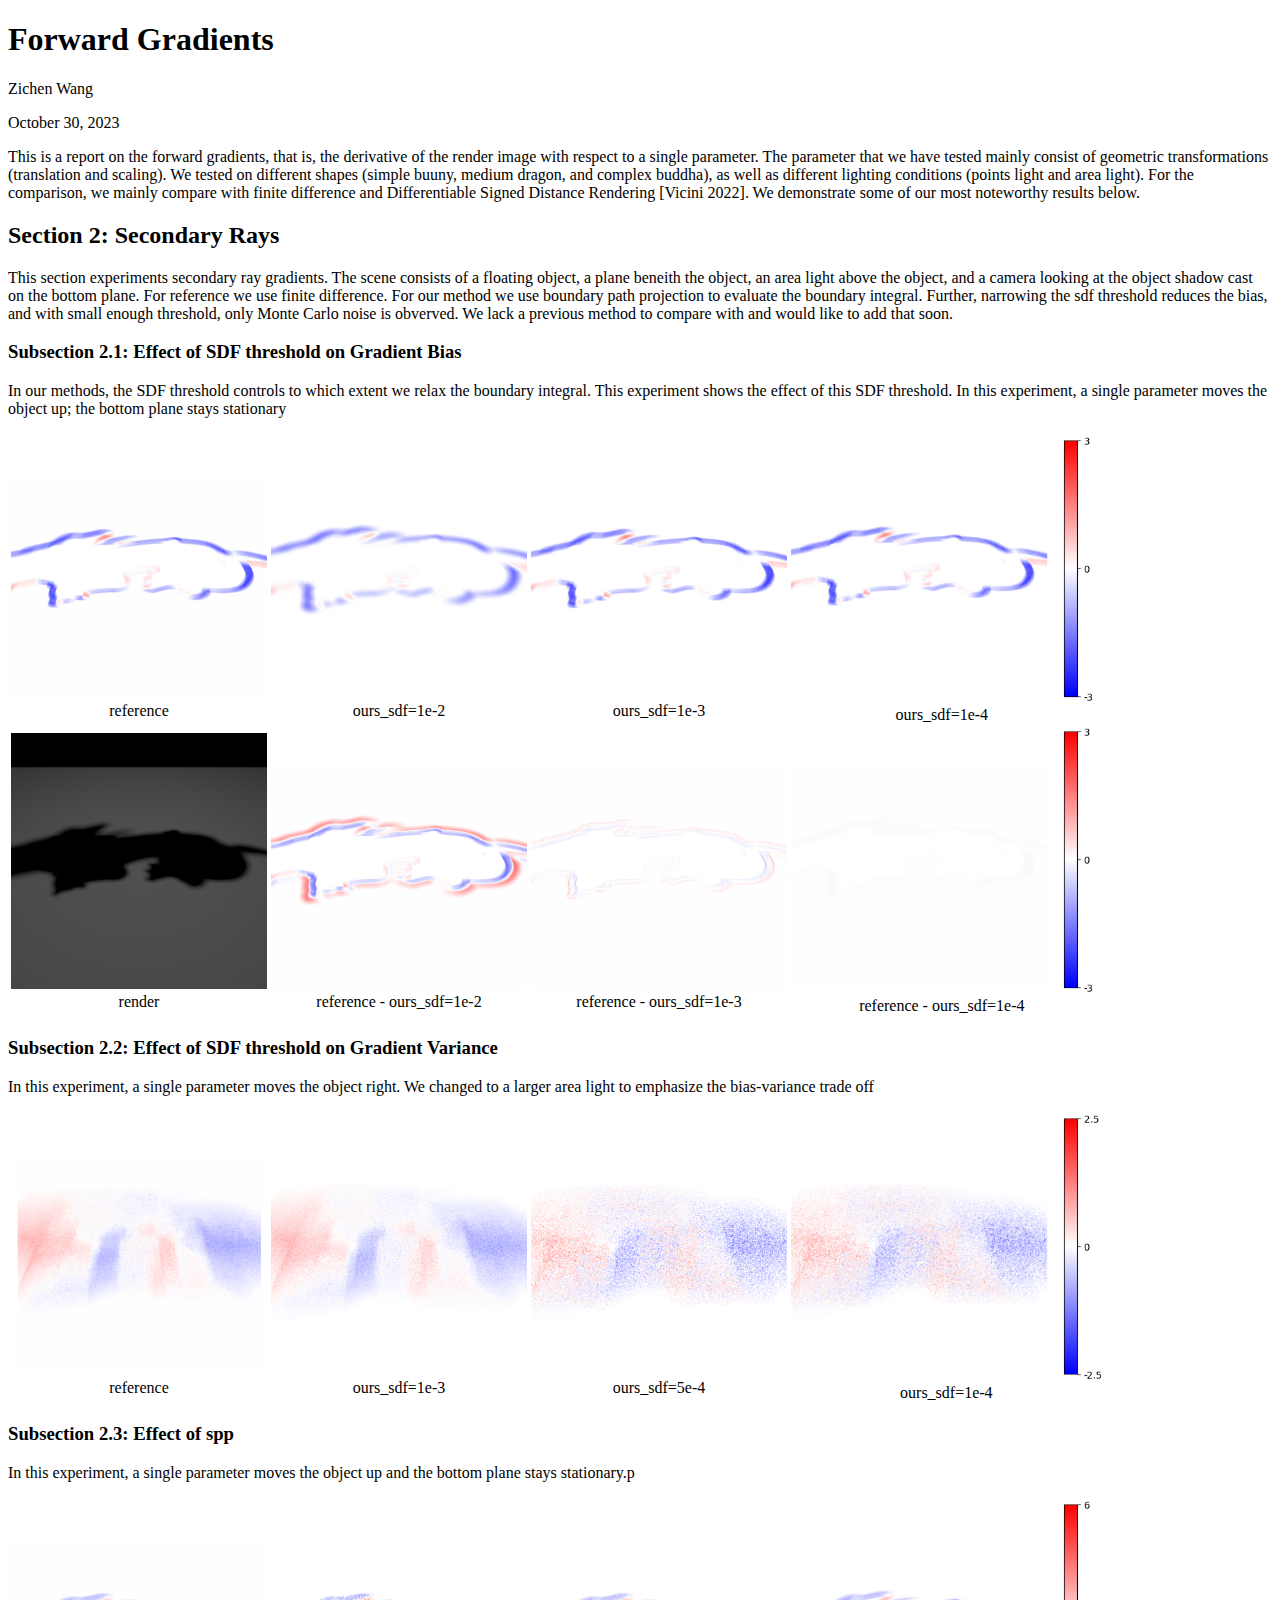
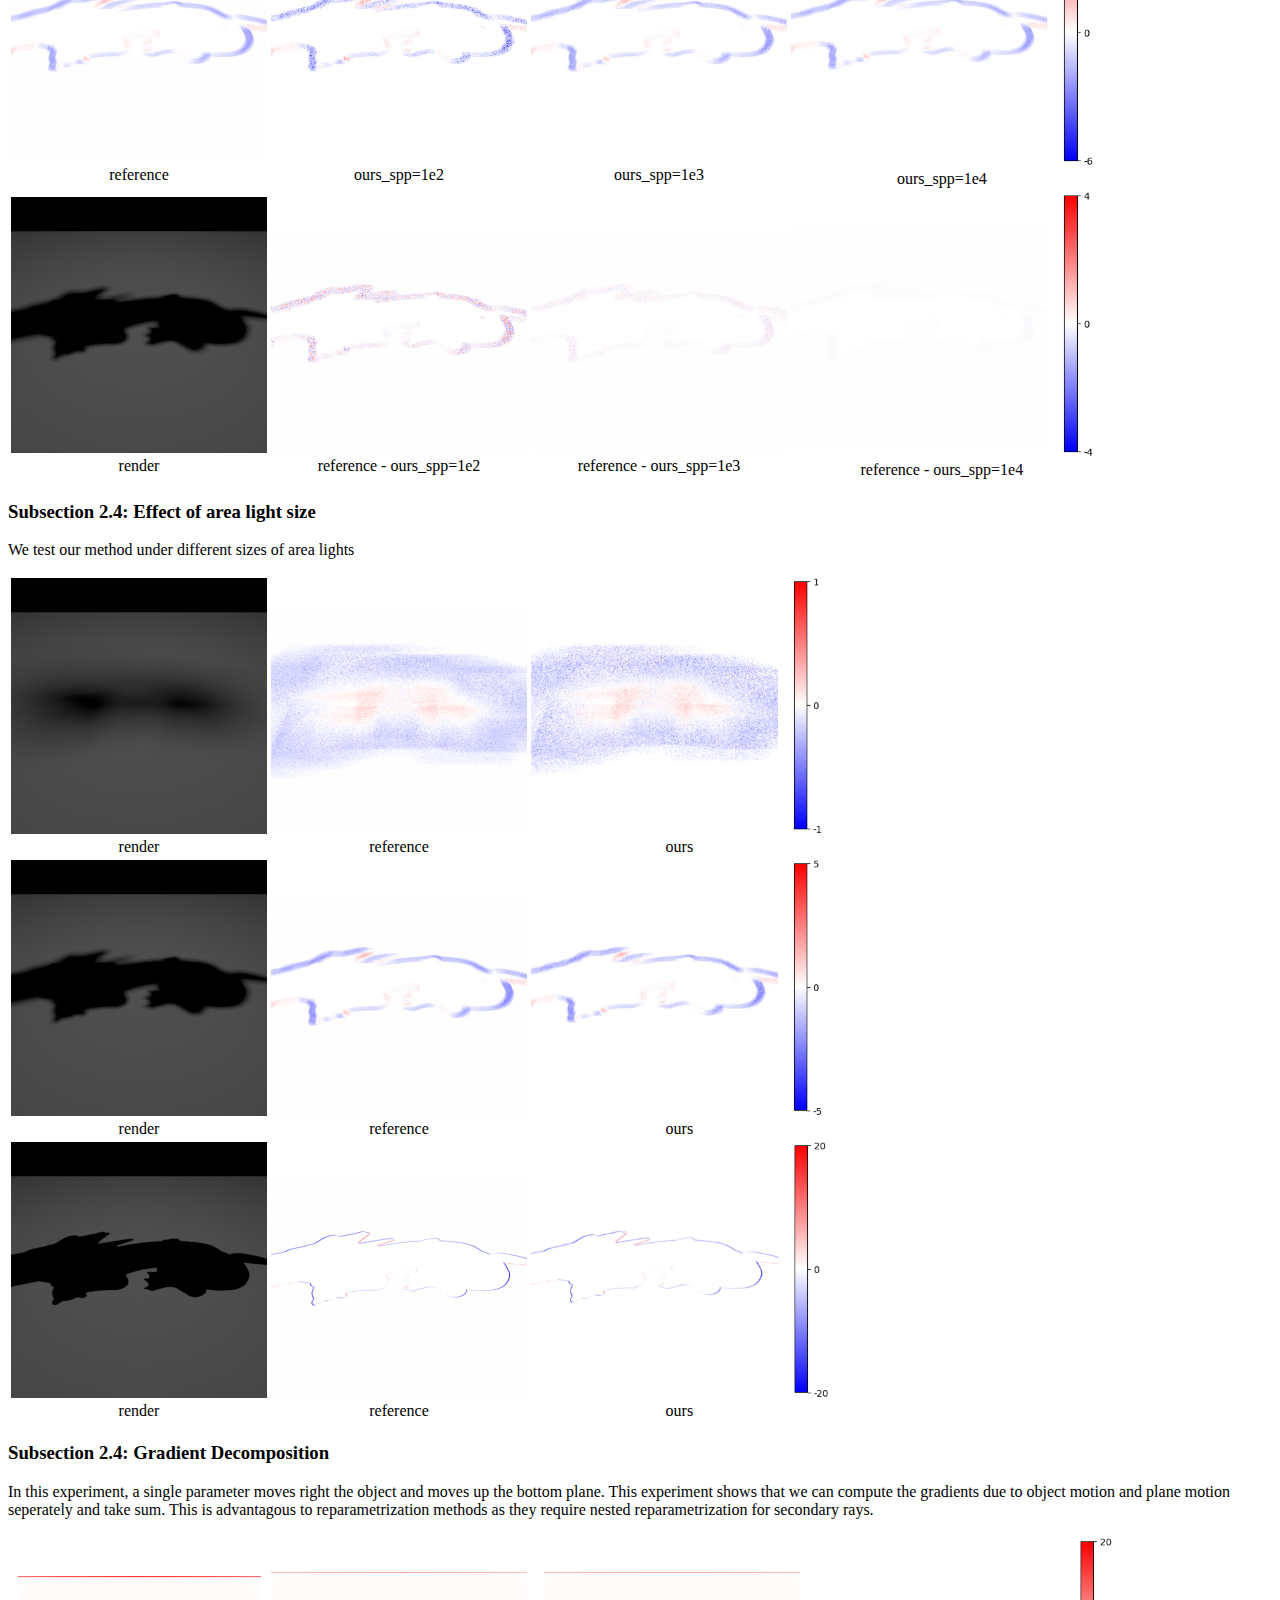
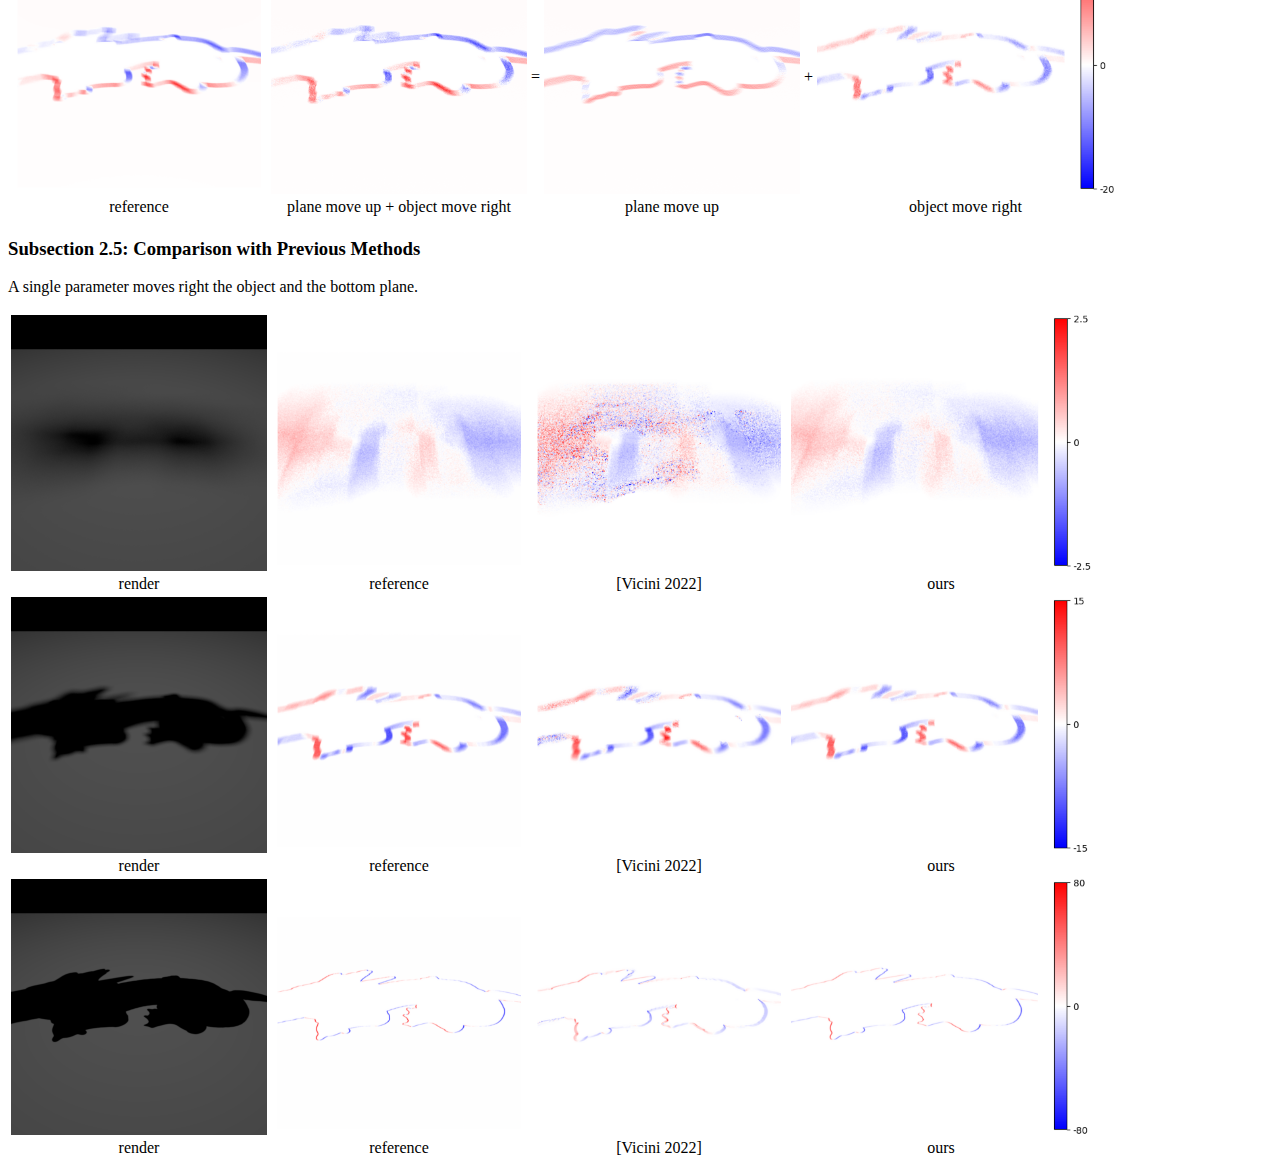
<file: dr/figures.html>
<!DOCTYPE html>
<html>

<head>
    <title>Forward Gradients</title>
</head>

<head>
    <style>
        figure {
            text-align: center;
        }

        figcaption {
            text-align: center;
        }
    </style>
</head>

<body>
    <h1>Forward Gradients</h1>
    <p>Zichen Wang</p>
    <p>October 30, 2023</p>

    <p> This is a report on the forward gradients, that is, the derivative of the render image with respect to a single parameter. The parameter that we have tested mainly consist of geometric transformations (translation and scaling). We tested on different shapes (simple buuny, medium dragon, and complex buddha), as well as different lighting conditions (points light and area light). For the comparison, we mainly compare with finite difference and Differentiable Signed Distance Rendering [Vicini 2022]. We demonstrate some of our most noteworthy results below.</p>

    <section>
        <h2>Section 2: Secondary Rays</h2>
        <p>This section experiments secondary ray gradients. The scene consists of a floating object, a plane beneith the object, an area light above the object, and a camera looking at the object shadow cast on the bottom plane. For reference we use finite difference. For our method we use boundary path projection to evaluate the boundary integral. Further, narrowing the sdf threshold reduces the bias, and with small enough threshold, only Monte Carlo noise is obverved. We lack a previous method to compare with and would like to add that soon. </p>

        <subsection>
            <h3>Subsection 2.1: Effect of SDF threshold on Gradient Bias</h3>
            <p>In our methods, the SDF threshold controls to which extent we relax the boundary integral. This experiment shows the effect of this SDF threshold. In this experiment, a single parameter moves the object up; the bottom plane stays stationary</p>
            <table>
                <tr>
                    <td>
                        <img src='8. eval bp/2. sdf/dragon_up/finitediff.png' width="256" alt="finitediff">
                        <figcaption>reference</figcaption>
                    </td>
                    <td>
                        <img src='8. eval bp/2. sdf/dragon_up/ours, sdf=1e-2.png' height="256" alt="ours">
                        <figcaption>ours_sdf=1e-2</figcaption>
                    </td>
                    <td>
                        <img src='8. eval bp/2. sdf/dragon_up/ours, sdf=1e-3.png' height="256" alt="ours">
                        <figcaption>ours_sdf=1e-3</figcaption>
                    </td>
                    <td>
                        <img src='8. eval bp/2. sdf/dragon_up/ours, sdf=1e-4.png' height="265" alt="ours">
                        <figcaption>ours_sdf=1e-4</figcaption>
                    </td>
                </tr>
                <tr>
                    <td>
                        <img src='8. eval bp/2. sdf/dragon_up/render.png' width="256" alt="render">
                        <figcaption>render</figcaption>
                    </td>
                    <td>
                        <img src='8. eval bp/2. sdf/dragon_up/ours_diff, sdf=1e-2.png' height="256" alt="ours_diff">
                        <figcaption>reference - ours_sdf=1e-2</figcaption>
                    </td>
                    <td>
                        <img src='8. eval bp/2. sdf/dragon_up/ours_diff, sdf=1e-3.png' height="256" alt="ours_diff">
                        <figcaption>reference - ours_sdf=1e-3</figcaption>
                    </td>
                    <td>
                        <img src='8. eval bp/2. sdf/dragon_up/ours_diff, sdf=1e-4.png' height="265" alt="ours_diff">
                        <figcaption>reference - ours_sdf=1e-4</figcaption>
                    </td>
                </tr>
            </table>
        </subsection>

        <subsection>
            <h3>Subsection 2.2: Effect of SDF threshold on Gradient Variance</h3>
            <p>In this experiment, a single parameter moves the object right. We changed to a larger area light to emphasize the bias-variance trade off</p>
            <table>
                <tr>
                    <td>
                        <img src='8. eval bp/2. sdf/dragon_right/finitediff.png' width="256" alt="finitediff">
                        <figcaption>reference</figcaption>
                    </td>
                    <td>
                        <img src='8. eval bp/2. sdf/dragon_right/ours, sdf=1e-3.png' height="256" alt="ours">
                        <figcaption>ours_sdf=1e-3</figcaption>
                    </td>
                    <td>
                        <img src='8. eval bp/2. sdf/dragon_right/ours, sdf=5e-4.png' height="256" alt="ours">
                        <figcaption>ours_sdf=5e-4</figcaption>
                    </td>
                    <td>
                        <img src='8. eval bp/2. sdf/dragon_right/ours, sdf=1e-4.png' height="265" alt="ours">
                        <figcaption>ours_sdf=1e-4</figcaption>
                    </td>
                </tr>
            </table>
        </subsection>

        <subsection>
            <h3>Subsection 2.3: Effect of spp</h3>
            <p>In this experiment, a single parameter moves the object up and the bottom plane stays stationary.p</p>
            <table>
                <tr>
                    <td>
                        <img src='8. eval bp/1. spp/dragon/finitediff.png' height="256" alt="reference">
                        <figcaption>reference</figcaption>
                    </td>
                    <td>
                        <img src='8. eval bp/1. spp/dragon/ours, spp=100.png' height="256" alt="ours">
                        <figcaption>ours_spp=1e2</figcaption>
                    </td>
                    <td>
                        <img src='8. eval bp/1. spp/dragon/ours, spp=1024.png' height="256" alt="ours">
                        <figcaption>ours_spp=1e3</figcaption>
                    </td>
                    <td>
                        <img src='8. eval bp/1. spp/dragon/ours, spp=10240.png' height="265" alt="ours">
                        <figcaption>ours_spp=1e4</figcaption>
                    </td>
                </tr>
                <tr>
                    <td>
                        <img src='8. eval bp/1. spp/dragon/render.png' height="256" alt="render">
                        <figcaption>render</figcaption>
                    </td>
                    <td>
                        <img src='8. eval bp/1. spp/dragon/ours_diff, spp=100.png' height="256" alt="ours_diff">
                        <figcaption>reference - ours_spp=1e2</figcaption>
                    </td>
                    <td>
                        <img src='8. eval bp/1. spp/dragon/ours_diff, spp=1024.png' height="256" alt="ours_diff">
                        <figcaption>reference - ours_spp=1e3</figcaption>
                    </td>
                    <td>
                        <img src='8. eval bp/1. spp/dragon/ours_diff, spp=10240.png' height="265" alt="ours_diff">
                        <figcaption>reference - ours_spp=1e4</figcaption>
                    </td>
                </tr>
            </table>
        </subsection>

        <subsection>
            <h3>Subsection 2.4: Effect of area light size</h3>
            <p> We test our method under different sizes of area lights</p>
            <table>
                <tr>
                    <td>
                        <img src='8. eval bp/3. area_light_size/dragon/render, scale=1e-1.png' height="256" alt="render">
                        <figcaption>render</figcaption>
                    </td>
                    <td>
                        <img src='8. eval bp/3. area_light_size/dragon/finitediff, scale=1e-1.png' height="256" alt="reference">
                        <figcaption>reference</figcaption>
                    </td>
                    <td>
                        <img src='8. eval bp/3. area_light_size/dragon/ours, scale=1e-1.png' height="256" alt="ours">
                        <figcaption>ours</figcaption>
                    </td>
                </tr>
                <tr>
                    <td>
                        <img src='8. eval bp/3. area_light_size/dragon/render, scale=1e-2.png' height="256" alt="render">
                        <figcaption>render</figcaption>
                    </td>
                    <td>
                        <img src='8. eval bp/3. area_light_size/dragon/finitediff, scale=1e-2.png' height="256" alt="reference">
                        <figcaption>reference</figcaption>
                    </td>
                    <td>
                        <img src='8. eval bp/3. area_light_size/dragon/ours, scale=1e-2.png' height="256" alt="ours">
                        <figcaption>ours</figcaption>
                    </td>
                </tr>
                <tr>
                    <td>
                        <img src='8. eval bp/3. area_light_size/dragon/render, scale=1e-3.png' height="256" alt="render">
                        <figcaption>render</figcaption>
                    </td>
                    <td>
                        <img src='8. eval bp/3. area_light_size/dragon/finitediff, scale=1e-3.png' height="256" alt="reference">
                        <figcaption>reference</figcaption>
                    </td>
                    <td>
                        <img src='8. eval bp/3. area_light_size/dragon/ours, scale=1e-3.png' height="256" alt="ours">
                        <figcaption>ours</figcaption>
                    </td>
            </table>
        </subsection>

        <subsection>
            <h3>Subsection 2.4: Gradient Decomposition</h3>
            <p>In this experiment, a single parameter moves right the object and moves up the bottom plane. This experiment shows that we can compute the gradients due to object motion and plane motion seperately and take sum. This is advantagous to reparametrization methods as they require nested reparametrization for secondary rays.</p>
            <table>
                <tr>
                    <td>
                        <img src='8. eval bp/4. decomposition/dragon/finitediff.png' height="256">
                        <figcaption>reference</figcaption>
                    </td>
                    <td>
                        <img src='8. eval bp/4. decomposition/dragon/sum.png' height="256">
                        <figcaption>plane move up + object move right</figcaption>
                    </td>
                    <td>=</td>
                    <td>
                        <img src='8. eval bp/4. decomposition/dragon/primary.png' height="256">
                        <figcaption>plane move up</figcaption>
                    </td>
                    <td>+</td>
                    <td>
                        <img src='8. eval bp/4. decomposition/dragon/secondary.png' height="256">
                        <figcaption>object move right</figcaption>
                    </td>
            </table>
        </subsection>

        <subsection>
            <h3>Subsection 2.5: Comparison with Previous Methods</h3>
            <p>A single parameter moves right the object and the bottom plane.</p>
            <table>
                <tr>
                    <td>
                        <img src='9. comparison/2. secondary/dragon, scale=1e-1/render.png' height="256" alt="render">
                        <figcaption>render</figcaption>
                    </td>
                    <td>
                        <img src='9. comparison/2. secondary/dragon, scale=1e-1/finitediff.png' height="256" alt="reference">
                        <figcaption>reference</figcaption>
                    </td>
                    <td>
                        <img src='9. comparison/2. secondary/dragon, scale=1e-1/vicini.png' height="256" alt="vicini">
                        <figcaption>[Vicini 2022]</figcaption>
                    </td>
                    <td>
                        <img src='9. comparison/2. secondary/dragon, scale=1e-1/ours.png' height="256" alt="ours">
                        <figcaption>ours</figcaption>
                    </td>
                </tr>
                <tr>
                    <td>
                        <img src='9. comparison/2. secondary/dragon, scale=1e-2/render.png' height="256" alt="render">
                        <figcaption>render</figcaption>
                    </td>
                    <td>
                        <img src='9. comparison/2. secondary/dragon, scale=1e-2/finitediff.png' height="256" alt="reference">
                        <figcaption>reference</figcaption>
                    </td>
                    <td>
                        <img src='9. comparison/2. secondary/dragon, scale=1e-2/vicini.png' height="256" alt="vicini">
                        <figcaption>[Vicini 2022]</figcaption>
                    <td>
                        <img src='9. comparison/2. secondary/dragon, scale=1e-2/ours.png' height="256" alt="ours">
                        <figcaption>ours</figcaption>
                    </td>
                </tr>
                <tr>
                    <td>
                        <img src='9. comparison/2. secondary/dragon, scale=1e-3/render.png' height="256" alt="render">
                        <figcaption>render</figcaption>
                    </td>
                    <td>
                        <img src='9. comparison/2. secondary/dragon, scale=1e-3/finitediff.png' height="256" alt="reference">
                        <figcaption>reference</figcaption>
                    </td>
                    <td>
                        <img src='9. comparison/2. secondary/dragon, scale=1e-3/vicini.png' height="256" alt="vicini">
                        <figcaption>[Vicini 2022]</figcaption>
                    </td>
                    <td>
                        <img src='9. comparison/2. secondary/dragon, scale=1e-3/ours.png' height="256" alt="ours">
                        <figcaption>ours</figcaption>
                    </td>
                </tr>
            </table>
        </subsection>
    </section>
</body>

</html>
</file>
